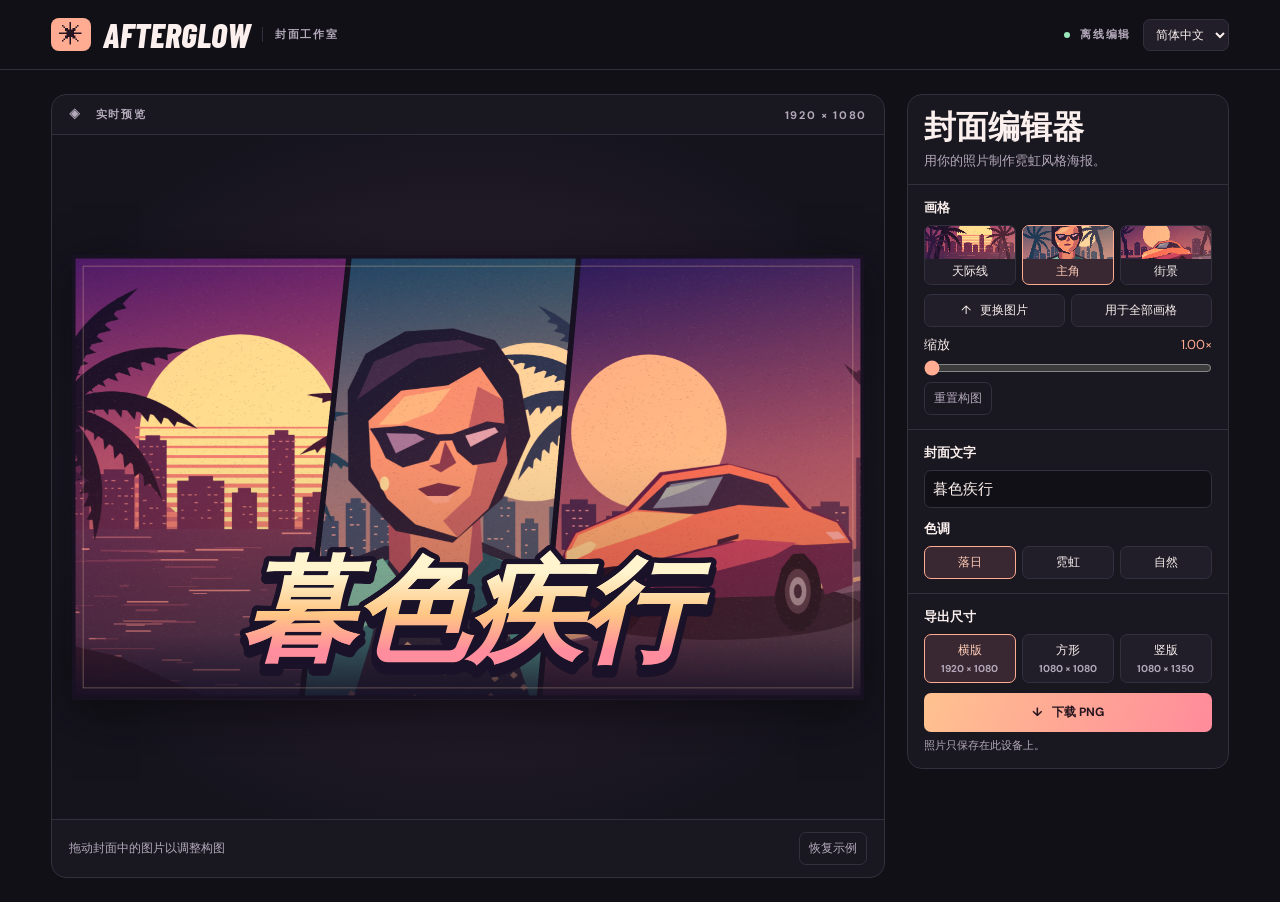
<file: index.html>
<!doctype html>
<html lang="zh-CN">
<meta charset="utf-8">
<meta name="viewport" content="width=device-width, initial-scale=1">
<meta http-equiv="refresh" content="0; url=./app/index.html">
<title>余晖封面工作室 / Afterglow Cover Studio</title>
<p><a href="./app/index.html">打开作品 / Open Afterglow Cover Studio</a></p>
</html>
</file>
<file: app/studio.css>
@font-face{font-family:Barlow;src:url(fonts/display.woff2);font-weight:800;font-style:italic}
@font-face{font-family:Studio;src:url(fonts/ui.woff2);font-weight:400}
@font-face{font-family:Studio;src:url(fonts/bold.woff2);font-weight:700}
:root{color-scheme:dark;--ink:#111017;--surface:#191720;--edge:#33303e;--paper:#fbf0ed;--muted:#b4a9bb;--hot:#ffac92}
*{box-sizing:border-box}
body{margin:0;background:var(--ink);color:var(--paper);font:15px Studio,sans-serif}
header{height:70px;border-bottom:1px solid var(--edge);padding:0 clamp(20px,4vw,60px);display:flex;justify-content:space-between;align-items:center}
.brand{text-decoration:none;color:inherit;font:italic 800 34px Barlow,sans-serif;display:flex;align-items:center;gap:12px}
.mark{font:24px Studio,sans-serif;color:#241520;background:var(--hot);padding:1px 8px;border-radius:8px}
small,.offline,.stage-head{font:700 11px Studio,sans-serif;letter-spacing:.15em}
small{border-left:1px solid var(--edge);padding-left:12px;color:var(--muted)}
.offline{color:var(--muted)}.offline i{display:inline-block;width:6px;height:6px;border-radius:100%;background:#9ae7bb;margin-right:6px}
main{max-width:1560px;margin:auto;padding:24px clamp(20px,4vw,60px);display:grid;grid-template-columns:minmax(0,1fr) 322px;gap:22px;align-items:start}
.workspace,aside{border:1px solid var(--edge);border-radius:15px;overflow:hidden;background:var(--surface)}
.stage-head,.stage-foot{display:flex;justify-content:space-between;align-items:center;padding:12px 17px;color:var(--muted)}
.stage-head{border-bottom:1px solid var(--edge)}
.stage-foot{border-top:1px solid var(--edge);font-size:12px}
.stage{height:clamp(340px,calc(100vh - 216px),760px);display:grid;place-items:center;padding:20px;background:radial-gradient(ellipse,#362438,#15141d 78%)}
canvas{display:block;max-width:100%;max-height:100%;width:auto;height:auto;object-fit:contain;box-shadow:0 14px 45px #08070bab;touch-action:none;cursor:grab}
canvas:active{cursor:grabbing}
.intro,.controls{padding:14px 16px}.controls{border-top:1px solid var(--edge)}
h1{margin:0;font:italic 800 36px/1 Barlow,sans-serif}p{margin:6px 0 0;color:var(--muted);font-size:13px}
h2,.caption{font-size:13px;font-weight:700;margin:0 0 8px}
button,input{font:inherit}button{cursor:pointer;border:1px solid var(--edge);border-radius:7px;color:inherit;background:#211e2a;padding:7px 9px;font-size:12px}
button:hover{border-color:var(--hot)}[aria-pressed=true]{border-color:var(--hot);background:#392731;color:#ffccb7}
button:focus-visible,input:focus-visible{outline:2px solid #ffe3a6;outline-offset:2px}
#panels,#grades,#formats,.actions{display:flex;gap:6px}#panels button,#grades button,#formats button,.actions button{flex:1}
#panels button{padding:0;overflow:hidden}#panels canvas{width:100%;height:33px;object-fit:cover;box-shadow:none;cursor:pointer}#panels span{display:block;padding:4px 0}
.actions{margin:9px 0}.row{display:flex;justify-content:space-between;font-size:13px}
output{color:var(--hot)}input[type=range]{width:100%;accent-color:var(--hot);margin:6px 0}
.subtle,#demo{background:transparent;color:var(--muted)}
#caption{width:100%;border:1px solid var(--edge);border-radius:7px;background:#111017;color:var(--paper);padding:8px;margin-bottom:12px}
#formats small{display:block;border:0;padding:3px 0 0;letter-spacing:0;font-size:10px}
#download{width:100%;margin-top:10px;background:linear-gradient(110deg,#ffc28f,#ff8b9b);border:0;color:#26141e;font-weight:700;padding:11px}
#status{min-height:16px;font-size:11px}
@media(max-width:780px){main{grid-template-columns:1fr}.stage{height:clamp(290px,70vw,530px)}}
@media(max-width:460px){header{padding:0 12px}.brand small{display:none}main{padding:12px}.stage{padding:8px}}

.language-switch{margin-left:12px}
header .offline{margin-left:auto}
.language-switch select{font:inherit;font-size:12px;background:#211e2a;color:var(--paper);border:1px solid var(--edge);border-radius:7px;padding:6px 8px}
.sr-only{position:absolute;width:1px;height:1px;overflow:hidden;clip-path:inset(50%);white-space:nowrap}
:lang(zh-CN) h1{font:700 32px/1.15 Studio,"Microsoft YaHei",sans-serif}
@media(max-width:460px){header .offline{display:none}.language-switch{margin-left:auto}}
</file>
